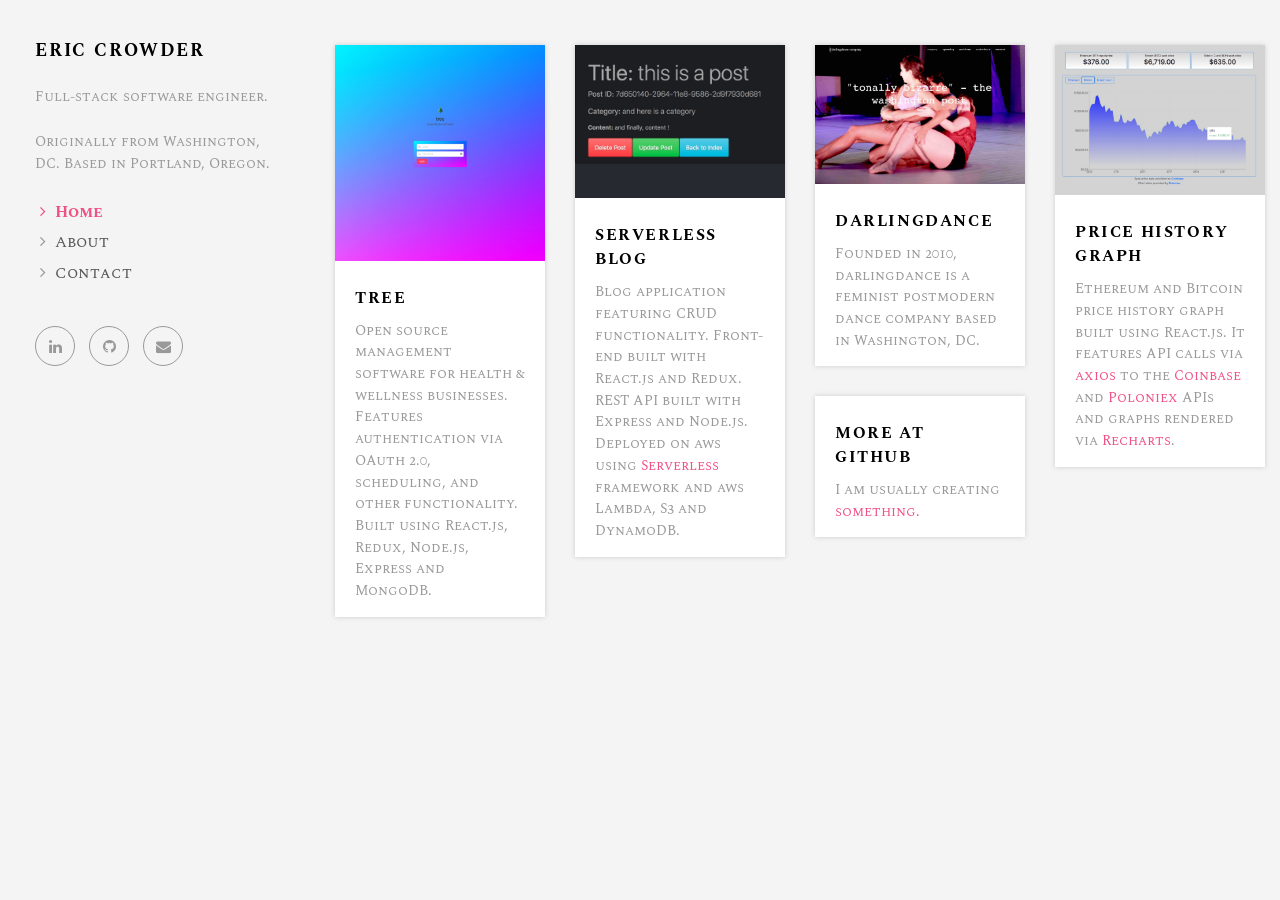
<file: index.html>
<!DOCTYPE html>
<html>

<head>
  <meta charset="utf-8">
  <meta http-equiv="X-UA-Compatible" content="IE=edge">
  <title>E. Crowder | Software Engineer</title>
  <meta name="description" content="">
  <meta name="viewport" content="width=device-width, initial-scale=1">
  <meta name="robots" content="all,follow">
  <!-- Bootstrap-->
  <link rel="stylesheet" href="css/bootstrap.min.css">
  <!-- Google fonts - Open Sans-->
  <link rel="stylesheet" href="https://fonts.googleapis.com/css?family=Spectral+SC">
  <!-- Font Awesome CSS-->
  <link rel="stylesheet" href="css/font-awesome.min.css">
  <!-- owl carousel-->
  <link rel="stylesheet" href="css/owl.carousel.css">
  <link rel="stylesheet" href="css/owl.theme.css">
  <!-- theme stylesheet-->
  <link rel="stylesheet" href="css/style.default.css" id="theme-stylesheet">
  <!-- Custom stylesheet - for your changes-->
  <link rel="stylesheet" href="css/custom.css">
  <!-- Favicon-->
  <link rel="shortcut icon" href="favicon.png">
  <!-- Tweaks for older IEs-->
  <!--[if lt IE 9]>
        <script src="https://oss.maxcdn.com/html5shiv/3.7.2/html5shiv.min.js"></script>
        <script src="https://oss.maxcdn.com/respond/1.4.2/respond.min.js"></script><![endif]-->
  <!-- Global site tag (gtag.js) - Google Analytics -->
  <script async src="https://www.googletagmanager.com/gtag/js?id=UA-115921525-1"></script>
  <script>
    window.dataLayer = window.dataLayer || [];

    function gtag() {
      dataLayer.push(arguments);
    }
    gtag('js', new Date());

    gtag('config', 'UA-115921525-1');
  </script>

</head>

<body>
  <div id="all">
    <div class="container-fluid">
      <div class="row row-offcanvas row-offcanvas-left">
        <!--   *** SIDEBAR ***-->
        <div id="sidebar" class="col-xs-6 col-sm-4 col-md-3 sidebar-offcanvas">
          <div class="sidebar-content">
            <h1 class="sidebar-heading">
              <a href="index.html">Eric Crowder</a>
            </h1>
            <p class="sidebar-p">Full-stack software engineer. </p>
            <p class="sidebar-p">Originally from Washington, DC. Based in Portland, Oregon. </p>
            <ul class="sidebar-menu">
              <li class="active">
                <a href="index.html">Home</a>
              </li>
              <li>
                <a href="about.html">About</a>
              </li>
              <li>
                <a href="contact.html">Contact</a>
              </li>
            </ul>
            <p class="social">
              <a href="https://www.linkedin.com/in/ebcrowder/" data-animate-hover="pulse" class="external linkedin">
                <i class="fa fa-linkedin"></i>
              </a>
              <a href="https://github.com/ebcrowder" data-animate-hover="pulse" class="external github">
                <i class="fa fa-github"></i>
              </a>
              <a href="mailto:ebcrowder@gmail.com" data-animate-hover="pulse" class="email">
                <i class="fa fa-envelope"></i>
              </a>
            </p>
          </div>
        </div>
        <!--   *** SIDEBAR END ***  -->
        <!--   *** PORTFOLIO ***-->
        <div class="col-xs-12 col-sm-8 col-md-9 content-column">
          <div class="small-navbar visible-xs">
            <button type="button" data-toggle="offcanvas" class="btn btn-ghost pull-left">
              <i class="fa fa-align-left"> </i>Menu</button>
            <h1 class="small-navbar-heading">
              <a href="index.html">Eric Crowder </a>
            </h1>
          </div>
          <div class="grid">
            <div class="row">
              <div class="col-xs-12 col-sm-6 col-md-4 col-lg-3 masonry-item">
                <div class="box-masonry">
                  <a href="https://sheltered-brushlands-51479.herokuapp.com/" title="" class="box-masonry-image with-hover-overlay with-hover-icon">
                    <img src="img/portfolio/tree.jpg" alt="" class="img-responsive">
                  </a>
                  <div class="box-masonry-text">
                    <h4>
                      <a href="https://sheltered-brushlands-51479.herokuapp.com/">tree</a>
                    </h4>
                    <div class="box-masonry-desription">
                      <p>Open source management software for health & wellness businesses. Features authentication via OAuth
                        2.0, scheduling, and other functionality. Built using React.js, Redux, Node.js, Express and MongoDB.</p>
                    </div>
                  </div>
                </div>
              </div>
              <div class="col-xs-12 col-sm-6 col-md-4 col-lg-3 masonry-item">
                <div class="box-masonry">
                  <a href="http://serverless-e-crowder.s3-website-us-east-1.amazonaws.com/" title="" class="box-masonry-image with-hover-overlay with-hover-icon">
                    <img src="img/portfolio/serverless.jpg" alt="" class="img-responsive">
                  </a>
                  <div class="box-masonry-text">
                    <h4>
                      <a href="http://serverless-e-crowder.s3-website-us-east-1.amazonaws.com/">serverless blog</a>
                    </h4>
                    <div class="box-masonry-desription">
                      <p> Blog application featuring CRUD functionality. Front-end built with React.js and Redux. REST API built
                        with Express and Node.js. Deployed on aws using
                        <a href="https://serverless.com/">Serverless</a> framework and aws Lambda, S3 and DynamoDB.</p>
                    </div>
                  </div>
                </div>
              </div>
              <div class="col-xs-12 col-sm-6 col-md-4 col-lg-3 masonry-item">
                <div class="box-masonry">
                  <a href="http://darlingdance.com" title="" class="box-masonry-image with-hover-overlay with-hover-icon">
                    <img src="img/portfolio/darling.jpg" alt="" class="img-responsive">
                  </a>
                  <div class="box-masonry-text">
                    <h4>
                      <a href="http://darlingdance.com">darlingdance</a>
                    </h4>
                    <div class="box-masonry-desription">
                      <p>Founded in 2010, darlingdance is a feminist postmodern dance company based in Washington, DC. </p>
                    </div>
                  </div>
                </div>
              </div>
              <div class="col-xs-12 col-sm-6 col-md-4 col-lg-3 masonry-item">
                <div class="box-masonry">
                  <a href="http://cointracker.s3-website-us-east-1.amazonaws.com/" title="" class="box-masonry-image with-hover-overlay with-hover-icon">
                    <img src="img/portfolio/ether.jpg" alt="" class="img-responsive">
                  </a>
                  <div class="box-masonry-text">
                    <h4>
                      <a href="http://cointracker.s3-website-us-east-1.amazonaws.com/">Price history graph</a>
                    </h4>
                    <div class="box-masonry-desription">
                      <p>Ethereum and Bitcoin price history graph built using React.js. It features API calls via
                        <a href="https://www.npmjs.com/package/axios">axios</a>
                        to the
                        <a href="https://developers.coinbase.com/">Coinbase</a> and
                        <a href="https://poloniex.com/">Poloniex</a> APIs and graphs rendered via
                        <a href="http://recharts.org/">Recharts</a>.</p>
                    </div>
                  </div>
                </div>
              </div>

              <div class="col-xs-12 col-sm-6 col-md-4 col-lg-3 masonry-item">
                <div class="box-masonry">
                  <div class="box-masonry-text">
                    <h4>
                      <a href="detail.html">More at github</a>
                    </h4>
                    <div class="box-masonry-desription">
                      <p>I am usually creating
                        <a href="https://github.com/ebcrowder">something.
                        </a>
                      </p>
                    </div>
                  </div>
                </div>
              </div>

            </div>
          </div>
        </div>
      </div>
    </div>
  </div>
  <!--   *** PORTFOLIO END ***
          -->
  </div>
  </div>
  </div>
  <!-- Javascript files-->
  <script src="https://ajax.googleapis.com/ajax/libs/jquery/1.11.0/jquery.min.js"></script>
  <script src="js/bootstrap.min.js">
  </script>
  <script src="js/jquery.cookie.js">
  </script>
  <script src="js/ekko-lightbox.js"></script>
  <script src="js/jquery.scrollTo.min.js"></script>
  <script src="js/masonry.pkgd.min.js"></script>
  <script src="js/imagesloaded.pkgd.min.js"></script>
  <script src="js/owl.carousel.min.js"></script>
  <script src="js/front.js"></script>

</body>

</html>
</file>
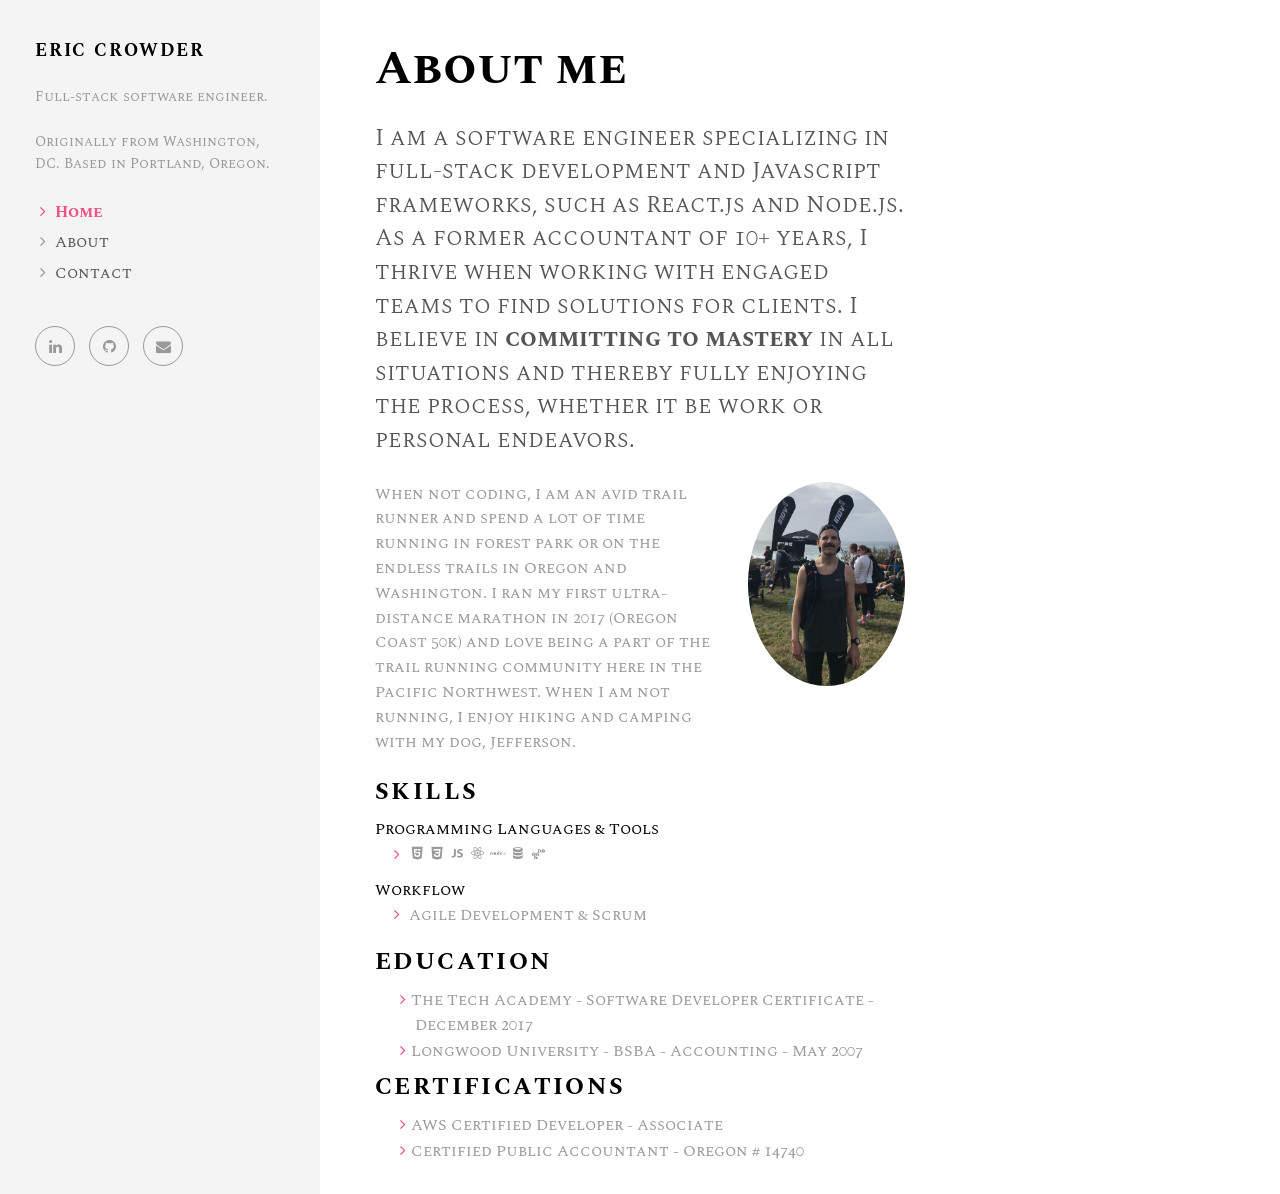
<file: about.html>
<!DOCTYPE html>
<html>

<head>
  <meta charset="utf-8">
  <meta http-equiv="X-UA-Compatible" content="IE=edge">
  <title>E. Crowder | Software Engineer</title>
  <meta name="description" content="">
  <meta name="viewport" content="width=device-width, initial-scale=1">
  <meta name="robots" content="all,follow">
  <!-- Bootstrap-->
  <link rel="stylesheet" href="css/bootstrap.min.css">
  <!-- Google fonts - Open Sans-->
  <link rel="stylesheet" href="https://fonts.googleapis.com/css?family=Spectral+SC">
  <!-- Font Awesome CSS-->
  <link rel="stylesheet" href="css/font-awesome.min.css">
  <!-- owl carousel-->
  <link rel="stylesheet" href="css/owl.carousel.css">
  <link rel="stylesheet" href="css/owl.theme.css">
  <!-- theme stylesheet-->
  <link rel="stylesheet" href="css/style.default.css" id="theme-stylesheet">
  <!-- Custom stylesheet - for your changes-->
  <link rel="stylesheet" href="css/custom.css">
  <!-- devicons stylesheet -->
  <link rel="stylesheet" href="css/devicons/css/devicons.min.css">
  <!-- Favicon-->
  <link rel="shortcut icon" href="favicon.png">
  <!-- Tweaks for older IEs-->
  <!--[if lt IE 9]>
        <script src="https://oss.maxcdn.com/html5shiv/3.7.2/html5shiv.min.js"></script>
        <script src="https://oss.maxcdn.com/respond/1.4.2/respond.min.js"></script><![endif]-->

</head>

<body>
  <div id="all">
    <div class="container-fluid">
      <div class="row row-offcanvas row-offcanvas-left">
        <!--   *** SIDEBAR ***-->
        <div id="sidebar" class="col-xs-6 col-sm-4 col-md-3 sidebar-offcanvas">
          <div class="sidebar-content">
            <h1 class="sidebar-heading">
              <a href="index.html">Eric Crowder</a>
            </h1>
            <p class="sidebar-p">Full-stack software engineer. </p>
            <p class="sidebar-p">Originally from Washington, DC. Based in Portland, Oregon. </p>
            <ul class="sidebar-menu">
              <li class="active">
                <a href="index.html">Home</a>
              </li>
              <li>
                <a href="about.html">About</a>
              </li>
              <li>
                <a href="contact.html">Contact</a>
              </li>
            </ul>
            <p class="social">
              <a href="https://www.linkedin.com/in/ebcrowder/" data-animate-hover="pulse" class="external linkedin">
                <i class="fa fa-linkedin"></i>
              </a>
              <a href="https://github.com/ebcrowder" data-animate-hover="pulse" class="external github">
                <i class="fa fa-github"></i>
              </a>
              <a href="mailto:ebcrowder@gmail.com" data-animate-hover="pulse" class="email">
                <i class="fa fa-envelope"></i>
              </a>
            </p>
          </div>
        </div>
        <!--   *** SIDEBAR END ***  -->
        <!--   *** DETAIL ***-->
        <div class="col-xs-12 col-sm-8 col-md-9 content-column white-background">
          <div class="small-navbar visible-xs">
            <button type="button" data-toggle="offcanvas" class="btn btn-ghost pull-left">
              <i class="fa fa-align-left"> </i>Menu</button>
            <h1 class="small-navbar-heading">
              <a href="index.html">Eric Crowder</a>
            </h1>
          </div>
          <div class="row">
            <div class="col-lg-8">
              <div class="content-column-content">
                <h1>About me</h1>
                <p class="lead">I am a software engineer specializing in full-stack development and Javascript frameworks, such as React.js
                  and Node.js. As a former accountant of 10+ years, I thrive when working with engaged teams to find solutions
                  for clients. I believe in
                  <strong>committing to mastery</strong> in all situations and thereby fully enjoying the process, whether it be
                  work or personal endeavors.
                </p>
                <div class="row">
                  <div class="col-md-8">
                    <p>When not coding, I am an avid trail runner and spend a lot of time running in forest park or on the endless
                      trails in Oregon and Washington. I ran my first ultra-distance marathon in 2017 (Oregon Coast 50k)
                      and love being a part of the trail running community here in the Pacific Northwest. When I am not running,
                      I enjoy hiking and camping with my dog, Jefferson.
                    </p>
                    <div class="my-auto">
                      <h4 class="text-uppercase">Skills</h2>

                        <div class="subheading mb-3">Programming Languages &amp; Tools</div>
                        <ul class="fa-ul mb-0">
                          <li>
                            <row class="devicons devicons-html5"></row>
                            <row class="devicons devicons-css3"></row>
                            <row class="devicons devicons-javascript"></row>
                            <row class="devicons devicons-react"></row>
                            <row class="devicons devicons-nodejs"></row>
                            <row class="devicons devicons-database"></row>
                            <row class="devicons devicons-aws"></row>
                          </li>
                        </ul>

                        <div class="subheading mb-3">Workflow</div>
                        <ul class="fa-ul mb-0">
                          <li>
                            Agile Development &amp; Scrum</li>
                        </ul>
                    </div>
                  </div>
                  <div class="col-md-4">
                    <p>
                      <img src="img/about.jpg" alt="This is me" class="image img-circle img-responsive">
                    </p>
                  </div>
                </div>

                <h4 class="text-uppercase">Education</h4>
                <ul>
                  <li>The Tech Academy - Software Developer Certificate - December 2017</li>
                  <li>Longwood University - BSBA - Accounting - May 2007 </li>
                </ul>

                <h4 class="text-uppercase">Certifications</h4>
                <ul>
                  <li>AWS Certified Developer - Associate</li>
                  <li>Certified Public Accountant - Oregon # 14740 </li>
                </ul>

              </div>
            </div>
          </div>
        </div>
      </div>
    </div>
  </div>
  <!-- Javascript files-->
  <script src="https://ajax.googleapis.com/ajax/libs/jquery/1.11.0/jquery.min.js"></script>
  <script src="js/bootstrap.min.js"> </script>
  <script src="js/jquery.cookie.js"> </script>
  <script src="js/ekko-lightbox.js"></script>
  <script src="js/jquery.scrollTo.min.js"></script>
  <script src="js/masonry.pkgd.min.js"></script>
  <script src="js/imagesloaded.pkgd.min.js"></script>
  <script src="js/owl.carousel.min.js"></script>
  <script src="js/front.js"></script>
</body>

</html>
</file>
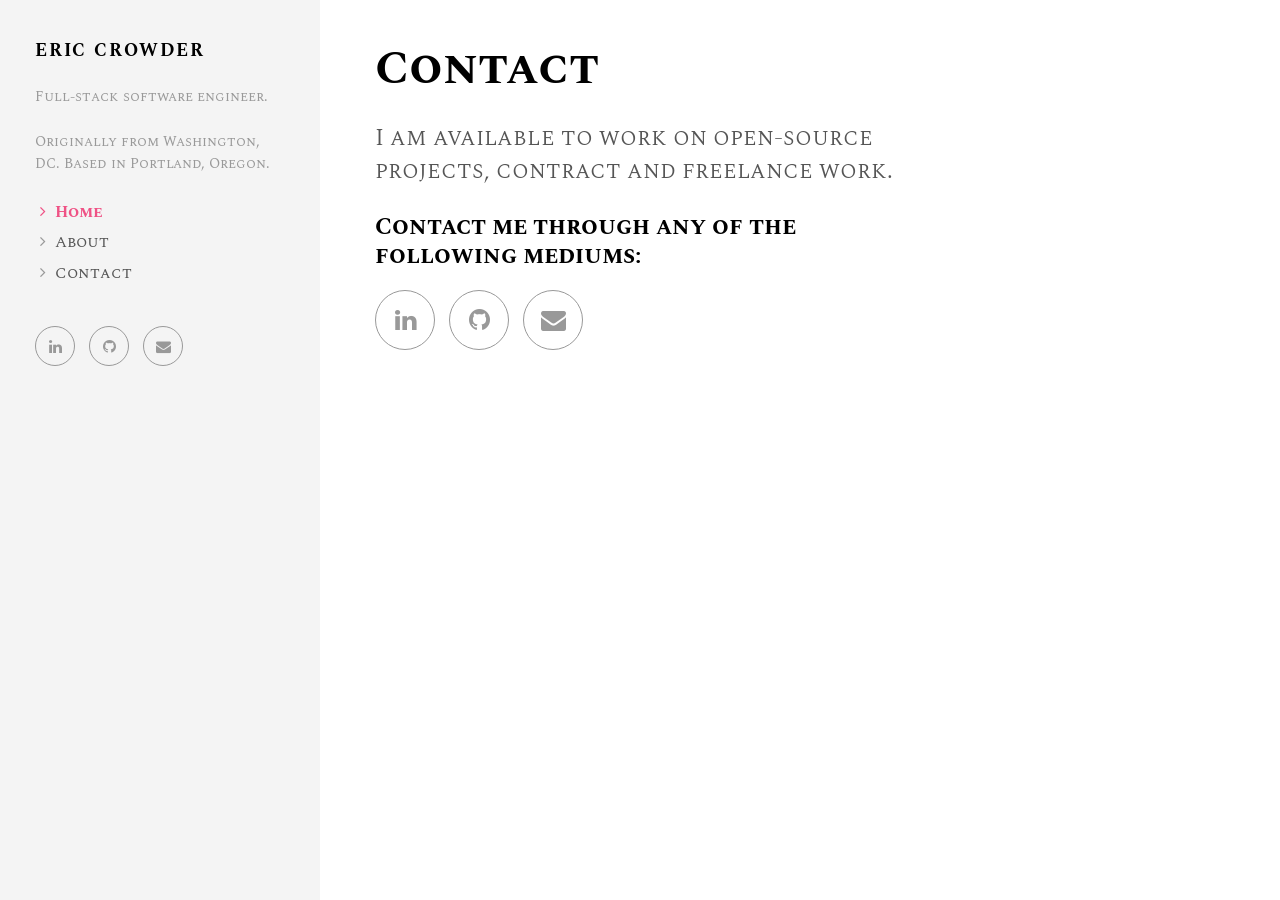
<file: contact.html>
<!DOCTYPE html>
<html>

<head>
  <meta charset="utf-8">
  <meta http-equiv="X-UA-Compatible" content="IE=edge">
  <title>E. Crowder | Software Engineer</title>
  <meta name="description" content="">
  <meta name="viewport" content="width=device-width, initial-scale=1">
  <meta name="robots" content="all,follow">
  <!-- Bootstrap-->
  <link rel="stylesheet" href="css/bootstrap.min.css">
  <!-- Google fonts - Open Sans-->
  <link rel="stylesheet" href="https://fonts.googleapis.com/css?family=Spectral+SC">
  <!-- Font Awesome CSS-->
  <link rel="stylesheet" href="css/font-awesome.min.css">
  <!-- owl carousel-->
  <link rel="stylesheet" href="css/owl.carousel.css">
  <link rel="stylesheet" href="css/owl.theme.css">
  <!-- theme stylesheet-->
  <link rel="stylesheet" href="css/style.default.css" id="theme-stylesheet">
  <!-- Custom stylesheet - for your changes-->
  <link rel="stylesheet" href="css/custom.css">
  <!-- Favicon-->
  <link rel="shortcut icon" href="favicon.png">
  <!-- Tweaks for older IEs-->
  <!--[if lt IE 9]>
        <script src="https://oss.maxcdn.com/html5shiv/3.7.2/html5shiv.min.js"></script>
        <script src="https://oss.maxcdn.com/respond/1.4.2/respond.min.js"></script><![endif]-->

</head>

<body>
  <div id="all">
    <div class="container-fluid">
      <div class="row row-offcanvas row-offcanvas-left">
        <!--   *** SIDEBAR ***-->
        <div id="sidebar" class="col-xs-6 col-sm-4 col-md-3 sidebar-offcanvas">
          <div class="sidebar-content">
            <h1 class="sidebar-heading">
              <a href="index.html">Eric Crowder</a>
            </h1>
            <p class="sidebar-p">Full-stack software engineer. </p>
            <p class="sidebar-p">Originally from Washington, DC. Based in Portland, Oregon. </p>
            <ul class="sidebar-menu">
              <li class="active">
                <a href="index.html">Home</a>
              </li>
              <li>
                <a href="about.html">About</a>
              </li>
              <li>
                <a href="contact.html">Contact</a>
              </li>
            </ul>
            <p class="social">
              <a href="https://www.linkedin.com/in/ebcrowder/" data-animate-hover="pulse" class="external linkedin">
                <i class="fa fa-linkedin"></i>
              </a>
              <a href="https://github.com/ebcrowder" data-animate-hover="pulse" class="external github">
                <i class="fa fa-github"></i>
              </a>
              <a href="mailto:ebcrowder@gmail.com" data-animate-hover="pulse" class="email">
                <i class="fa fa-envelope"></i>
              </a>
            </p>
          </div>
        </div>
        <!--   *** SIDEBAR END ***  -->
        <!--   *** DETAIL ***-->
        <div class="col-xs-12 col-sm-8 col-md-9 content-column white-background">
          <div class="small-navbar visible-xs">
            <button type="button" data-toggle="offcanvas" class="btn btn-ghost pull-left">
              <i class="fa fa-align-left"> </i>Menu</button>
            <h1 class="small-navbar-heading">
              <a href="index.html">Eric Crowder</a>
            </h1>
          </div>
          <div class="row">
            <div class="col-lg-8">
              <div class="content-column-content">
                <h1>Contact</h1>
                <p class="lead">I am available to work on open-source projects, contract and freelance work.</p>
                <h4>Contact me through any of the following mediums:</h4>
                <p class="social social--big">
                  <a href="https://www.linkedin.com/in/ebcrowder/" data-animate-hover="pulse" class="external linkedin">
                    <i class="fa fa-linkedin"></i>
                  </a>
                  <a href="https://github.com/ebcrowder" data-animate-hover="pulse" class="external github">
                    <i class="fa fa-github"></i>
                  </a>
                  <a href="mailto:ebcrowder@gmail.com" data-animate-hover="pulse" class="email">
                    <i class="fa fa-envelope"></i>
                  </a>
                </p>

              </div>
            </div>
          </div>
        </div>
      </div>
    </div>
  </div>
  <!-- Javascript files-->
  <script src="https://ajax.googleapis.com/ajax/libs/jquery/1.11.0/jquery.min.js"></script>
  <script src="js/bootstrap.min.js"> </script>
  <script src="js/jquery.cookie.js"> </script>
  <script src="js/ekko-lightbox.js"></script>
  <script src="js/jquery.scrollTo.min.js"></script>
  <script src="js/masonry.pkgd.min.js"></script>
  <script src="js/imagesloaded.pkgd.min.js"></script>
  <script src="js/owl.carousel.min.js"></script>
  <script src="js/front.js"></script>

</body>

</html>
</file>
<file: css/custom.css>
/* your styles go here */
</file>
<file: css/style.default.css>
/* 
========================================= 
========================================= 

Startup Template By Bootstrapious.com 

========================================= 
========================================= */
/* variant 6  - pink */
/*

=====================
GENERAL
=====================

*/
html,
body {
  overflow-x: hidden;
  /* Prevent scroll on narrow devices */
}
header {
  z-index: 1000;
}
section {
  position: relative;
  padding-top: 90px;
  padding-bottom: 90px;
}
section.background-gray-lighter {
  background: #cdcdcd;
}
section.background-gray-lightest {
  background: #f7f7f7;
  border-top: solid 1px #cdcdcd;
  border-bottom: solid 1px #cdcdcd;
}
section.background-secondary {
  background: #60c5ba;
  border-top: solid 1px #338c82;
  border-bottom: solid 1px #338c82;
}
.section-inverse {
  color: #fff;
}
.section-inverse h1,
.section-inverse h2,
.section-inverse h3,
.section-inverse h4,
.section-inverse h5,
.section-inverse h6 {
  color: #fff;
}
.section-inverse .heading:after {
  background: #fff;
}
.italic {
  font-style: italic;
  font-family: 'Spectral SC', serif;
}
.img-responsive {
  margin: 0 auto;
}
.no-space .box {
  margin: 0 -15px;
}
.margin-top {
  margin-top: 30px;
}
.margin-top--big {
  margin-top: 60px !important;
}
.margin-bottom {
  margin-bottom: 30px;
}
.margin-bottom--big {
  margin-bottom: 60px !important;
}
.margin-bottom--zero {
  margin-bottom: 0 !important;
}
.no-padding-top {
  padding-top: 0;
}
.no-padding-bottom {
  padding-bottom: 0;
}
.padding--small {
  padding-top: 30px;
  padding-bottom: 30px;
}
.weight-300 {
  font-weight: 300 !important;
}
.weight-500 {
  font-weight: 500 !important;
}
.weight-700 {
  font-weight: 700 !important;
}
.text-gray {
  color: #555555;
}
.text-gray-light {
  color: #999999;
}
.text-gray-lighter {
  color: #cdcdcd;
}
@media (max-width: 991px) {
  .text-center-mobile {
    text-align: center !important;
  }
}
a,
button {
  -webkit-transition: all 0.2s ease-out;
  -moz-transition: all 0.2s ease-out;
  transition: all 0.2s ease-out;
}
a i.fa,
button i.fa {
  margin: 0 5px;
}
.clickable {
  cursor: pointer !important;
}
.required {
  color: #ef5285;
}
.accent {
  color: #ef5285;
}
.text-uppercase {
  text-transform: uppercase;
  letter-spacing: 0.1em;
}
.list-style-none {
  list-style: none;
}
.btn-ghost {
  color: #ef5285;
  background-color: transparent;
  border-color: #ef5285;
}
.btn-ghost:hover,
.btn-ghost:focus,
.btn-ghost:active,
.btn-ghost.active,
.open .dropdown-toggle.btn-ghost {
  color: #ef5285;
  background-color: rgba(0, 0, 0, 0);
  border-color: #ea1a5d;
}
.btn-ghost:active,
.btn-ghost.active,
.open .dropdown-toggle.btn-ghost {
  background-image: none;
}
.btn-ghost.disabled,
.btn-ghost[disabled],
fieldset[disabled] .btn-ghost,
.btn-ghost.disabled:hover,
.btn-ghost[disabled]:hover,
fieldset[disabled] .btn-ghost:hover,
.btn-ghost.disabled:focus,
.btn-ghost[disabled]:focus,
fieldset[disabled] .btn-ghost:focus,
.btn-ghost.disabled:active,
.btn-ghost[disabled]:active,
fieldset[disabled] .btn-ghost:active,
.btn-ghost.disabled.active,
.btn-ghost[disabled].active,
fieldset[disabled] .btn-ghost.active {
  background-color: transparent;
  border-color: #ef5285;
}
.btn-ghost .badge {
  color: transparent;
  background-color: #ef5285;
}
.btn-ghost:hover,
.btn-ghost:focus,
.btn-ghost:active,
.btn-ghost.active,
.open .dropdown-toggle.btn-ghost {
  color: #fff;
  background-color: #ef5285;
  border-color: #ef5285;
}
.btn-ghost-black {
  color: #000000;
  background-color: transparent;
  border-color: #000000;
}
.btn-ghost-black:hover,
.btn-ghost-black:focus,
.btn-ghost-black:active,
.btn-ghost-black.active,
.open .dropdown-toggle.btn-ghost-black {
  color: #000000;
  background-color: rgba(0, 0, 0, 0);
  border-color: #000000;
}
.btn-ghost-black:active,
.btn-ghost-black.active,
.open .dropdown-toggle.btn-ghost-black {
  background-image: none;
}
.btn-ghost-black.disabled,
.btn-ghost-black[disabled],
fieldset[disabled] .btn-ghost-black,
.btn-ghost-black.disabled:hover,
.btn-ghost-black[disabled]:hover,
fieldset[disabled] .btn-ghost-black:hover,
.btn-ghost-black.disabled:focus,
.btn-ghost-black[disabled]:focus,
fieldset[disabled] .btn-ghost-black:focus,
.btn-ghost-black.disabled:active,
.btn-ghost-black[disabled]:active,
fieldset[disabled] .btn-ghost-black:active,
.btn-ghost-black.disabled.active,
.btn-ghost-black[disabled].active,
fieldset[disabled] .btn-ghost-black.active {
  background-color: transparent;
  border-color: #000000;
}
.btn-ghost-black .badge {
  color: transparent;
  background-color: #000000;
}
.btn-ghost-black:hover,
.btn-ghost-black:focus,
.btn-ghost-black:active,
.btn-ghost-black.active,
.open .dropdown-toggle.btn-ghost-black {
  color: #fff;
  background-color: #000;
  border-color: #000;
}
.btn-white {
  color: #ffffff;
  background-color: transparent;
  border-color: #ffffff;
}
.btn-white:hover,
.btn-white:focus,
.btn-white:active,
.btn-white.active,
.open .dropdown-toggle.btn-white {
  color: #ffffff;
  background-color: rgba(0, 0, 0, 0);
  border-color: #e0e0e0;
}
.btn-white:active,
.btn-white.active,
.open .dropdown-toggle.btn-white {
  background-image: none;
}
.btn-white.disabled,
.btn-white[disabled],
fieldset[disabled] .btn-white,
.btn-white.disabled:hover,
.btn-white[disabled]:hover,
fieldset[disabled] .btn-white:hover,
.btn-white.disabled:focus,
.btn-white[disabled]:focus,
fieldset[disabled] .btn-white:focus,
.btn-white.disabled:active,
.btn-white[disabled]:active,
fieldset[disabled] .btn-white:active,
.btn-white.disabled.active,
.btn-white[disabled].active,
fieldset[disabled] .btn-white.active {
  background-color: transparent;
  border-color: #ffffff;
}
.btn-white .badge {
  color: transparent;
  background-color: #ffffff;
}
.btn-white:hover,
.btn-white:focus,
.btn-white:active,
.btn-white.active,
.open .dropdown-toggle.btn-white {
  color: #ffffff;
  background-color: #fff;
  border-color: #fff;
}
.icon {
  display: inline-block;
  width: 60px;
  height: 60px;
  line-height: 60px;
  border-radius: 30px;
  border: solid 1px #ef5285;
  color: #ef5285;
  -webkit-transition: all 0.2s ease-out;
  -moz-transition: all 0.2s ease-out;
  transition: all 0.2s ease-out;
  font-size: 30px;
  margin: 0 auto 30px;
  text-align: center;
}
.icon.brand-secondary {
  border-color: #60c5ba;
  color: #60c5ba;
}
.icon.brand-terciary {
  border-color: #008c9e;
  color: #008c9e;
}
.icon.brand-four {
  border-color: #feee7d;
  color: #feee7d;
}
/*

=====================
SIDEBAR + RIGHT COLUMN
=====================

*/
#sidebar {
  padding-top: 40px;
}
@media screen and (min-width: 992px) {
  .sidebar-content {
    padding-left: 20px;
    padding-right: 20px;
  }
}
.sidebar-heading {
  font-size: 18px;
  text-transform: uppercase;
  letter-spacing: 0.1em;
}
.sidebar-heading a {
  color: #000;
  text-decoration: none;
  -webkit-transition: all 0.2s ease-out;
  -moz-transition: all 0.2s ease-out;
  transition: all 0.2s ease-out;
}
.sidebar-heading a:hover {
  border-bottom: dotted 1px #ef5285;
  color: #000;
  text-decoration: none;
}
.sidebar-p {
  color: #999999;
  font-size: 14px;
}
.sidebar-menu {
  list-style-type: none;
  padding-left: 20px;
  margin-bottom: 40px;
}
.sidebar-menu li {
  margin-bottom: 5px;
}
.sidebar-menu li a {
  color: #555555;
}
.sidebar-menu li:before {
  font-family: 'FontAwesome';
  content: '\f105';
  margin: 0 5px 0 -15px;
  color: #999999;
}
.sidebar-menu li.active a {
  color: #ef5285;
  font-weight: bold;
}
.sidebar-menu li.active:before {
  color: #ef5285;
}
.sidebar-menu li:hover a {
  text-decoration: none;
  color: #ef5285;
}
.sidebar-menu li:hover:before {
  color: #ef5285;
}
.content-column {
  padding-top: 40px;
}
.content-column.white-background {
  background: #fff;
  min-height: 100vh;
}
.grid {
  padding-top: 5px;
  overflow-y: hidden;
}
.content-column-content {
  padding-left: 20px;
  padding-right: 20px;
  padding-bottom: 20px;
}
@media (min-width: 1200px) {
  .content-column-content {
    padding-left: 40px;
    padding-right: 40px;
  }
}
.content-column-content p.lead {
  color: #555555;
}
.content-column-content p,
.content-column-content li {
  color: #999999;
}
.content-column-content ul li {
  list-style-type: none;
}
.content-column-content ul li:before {
  font-family: 'FontAwesome';
  content: '\f105';
  margin: 0 5px 0 -15px;
  color: #ef5285;
}
.small-navbar {
  margin-bottom: 20px;
}
.small-navbar:before,
.small-navbar:after {
  content: ' ';
  display: table;
}
.small-navbar:after {
  clear: both;
}
.small-navbar-heading {
  float: right;
  font-size: 18px;
  text-transform: uppercase;
  letter-spacing: 0.1em;
  margin-top: 10px;
}
.small-navbar-heading a {
  color: #000;
  text-decoration: none;
  -webkit-transition: all 0.2s ease-out;
  -moz-transition: all 0.2s ease-out;
  transition: all 0.2s ease-out;
}
.small-navbar-heading a:hover {
  border-bottom: dotted 1px #ef5285;
  color: #000;
  text-decoration: none;
}
/*

=====================
OFF-CANVAS SIDEBAR BEHAVIOUR
=====================

*/
@media screen and (max-width: 767px) {
  .row-offcanvas {
    position: relative;
    -webkit-transition: all 0.25s ease-out;
    -o-transition: all 0.25s ease-out;
    transition: all 0.25s ease-out;
    opacity: 1;
  }
  .row-offcanvas-right {
    right: 0;
  }
  .row-offcanvas-left {
    left: 0;
  }
  .row-offcanvas-right .sidebar-offcanvas {
    right: -50%;
    /* 6 columns */
  }
  .row-offcanvas-left .sidebar-offcanvas {
    left: -48%;
    /* 6 columns */
  }
  .row-offcanvas-right.active {
    right: 50%;
    /* 6 columns */
  }
  .row-offcanvas-left.active {
    left: 50%;
    /* 6 columns */
  }
  .sidebar-offcanvas {
    position: absolute;
    top: 0;
    width: 50%;
    /* 6 columns */
  }
}
/*

=====================
SERVICES / INTEGRATIONS
=====================

*/
.services {
  margin-top: 80px;
  text-align: center;
}
.services .services-heading {
  text-transform: uppercase;
  letter-spacing: 0.1em;
  font-size: 18px;
  font-weight: 400;
  color: #999999;
  margin-bottom: 40px;
}
.services .heading {
  font-size: 18px;
  font-weight: 700;
  margin-bottom: 20px;
  text-align: center;
}
.services .heading:after {
  content: ' ';
  display: block;
  width: 100px;
  height: 1px;
  margin: 20px auto 20px;
  background: #ef5285;
}
.services p {
  font-size: 14px;
  line-height: 1.5;
  margin-bottom: 60px;
  color: #999999;
}
/*

=====================
CUSTOMERS
=====================

*/
.customer {
  text-align: center;
}
.customer img {
  display: inline-block;
  margin-top: 10px;
  margin-bottom: 10px;
  -webkit-filter: grayscale(100%);
  filter: grayscale(100%);
}
.customer img:hover {
  -webkit-filter: grayscale(0);
  filter: grayscale(0);
}
/*

=====================
SIGN UP FORM
=====================

*/
@media (max-width: 991px) {
  .sign-up-form .form-control {
    margin-bottom: 20px;
  }
  .sign-up-form .btn {
    margin-bottom: 20px;
  }
}
@media (min-width: 768px) {
  .sign-up-form .form-control {
    width: 350px;
  }
}
/*

=====================
SOCIAL LINKS
=====================

*/
.contact-form {
  margin-bottom: 20px;
}
p.social {
  margin-top: 20px;
}
p.social a {
  margin: 0 10px 10px 0;
  color: #fff;
  display: inline-block;
  width: 40px;
  height: 40px;
  border-radius: 20px;
  line-height: 40px;
  font-size: 15px;
  text-align: center;
  vertical-align: bottom;
  border: solid 1px #999999;
  color: #999999;
  -webkit-transition: all 0.2s ease-out;
  -moz-transition: all 0.2s ease-out;
  transition: all 0.2s ease-out;
  /*
             &.facebook {background-color: #4460ae; border-color: #4460ae;}
             &.gplus {background-color: #c21f25; border-color: #c21f25;}
             &.twitter {background-color: #3cf; border-color: #3cf;}
             &.instagram {background-color: #cd4378; border-color: #cd4378;}
             &.email {background-color: #4a7f45; border-color: #4a7f45;}
             &.link {background-color: #871AFF; border-color: #871AFF;}
             */
}
p.social a:hover {
  color: #ef5285;
  border-color: #ef5285;
}
p.social a i {
  vertical-align: bottom;
  line-height: 40px;
}
p.social.social--outline a {
  background: transparent;
}
p.social.social--outline a.facebook {
  color: #4460ae;
  border-color: #4460ae;
}
p.social.social--outline a.gplus {
  color: #c21f25;
  border-color: #c21f25;
}
p.social.social--outline a.twitter {
  color: #3cf;
  border-color: #3cf;
}
p.social.social--outline a.instagram {
  color: #cd4378;
  border-color: #cd4378;
}
p.social.social--outline a.email {
  color: #4a7f45;
  border-color: #4a7f45;
}
p.social.social--outline a.link {
  color: #871aff;
  border-color: #871aff;
}
p.social.social--big a {
  width: 60px;
  height: 60px;
  border-radius: 30px;
  line-height: 60px;
  font-size: 25px;
}
p.social.social--big i {
  line-height: 60px;
}
/*

=====================
COPYRIGHT
=====================

*/
.copyright {
  color: #999999;
  font-size: 13px;
}
.copyright p.credit {
  margin-bottom: 10px;
}
.copyright p.credit a {
  color: #999999;
}
@media (max-width: 991px) {
  .copyright p.credit {
    text-align: center !important;
  }
}
@media (max-width: 991px) {
  .copyright {
    text-align: center !important;
  }
}
/*

=====================
MAIN PORTFOLIO SLIDER
=====================

*/
#main-slider {
  margin-bottom: 40px;
  opacity: 0;
}
#main-slider ul li div {
  width: 100%;
}
#main-slider .owl-wrapper-outer {
  box-shadow: 0 1px 5px #ccc;
}
#main-slider .owl-controls .owl-buttons {
  display: none;
}
#main-slider .owl-controls .owl-page.active span,
#main-slider .owl-controls.clickable .owl-page:hover span {
  background: #ef5285;
}
/*

=====================
ABOUT
=====================

*/
.progress-title {
  text-align: left;
  font-weight: 700;
  text-transform: uppercase;
  letter-spacing: 0.1em;
  color: #999999;
  font-size: 12px;
}
.progress-bar-skill1 {
  background-color: #d1d1d1;
  background-color: #f8afc7;
}
.progress-striped .progress-bar-skill1 {
  background-image: -webkit-linear-gradient(
    45deg,
    rgba(255, 255, 255, 0.15) 25%,
    transparent 25%,
    transparent 50%,
    rgba(255, 255, 255, 0.15) 50%,
    rgba(255, 255, 255, 0.15) 75%,
    transparent 75%,
    transparent
  );
  background-image: linear-gradient(
    45deg,
    rgba(255, 255, 255, 0.15) 25%,
    transparent 25%,
    transparent 50%,
    rgba(255, 255, 255, 0.15) 50%,
    rgba(255, 255, 255, 0.15) 75%,
    transparent 75%,
    transparent
  );
}
.progress-striped .progress-bar-skill1 {
  background-image: -webkit-linear-gradient(
    45deg,
    rgba(255, 255, 255, 0.15) 25%,
    transparent 25%,
    transparent 50%,
    rgba(255, 255, 255, 0.15) 50%,
    rgba(255, 255, 255, 0.15) 75%,
    transparent 75%,
    transparent
  );
  background-image: linear-gradient(
    45deg,
    rgba(255, 255, 255, 0.15) 25%,
    transparent 25%,
    transparent 50%,
    rgba(255, 255, 255, 0.15) 50%,
    rgba(255, 255, 255, 0.15) 75%,
    transparent 75%,
    transparent
  );
}
.progress-bar-skill2 {
  background-color: #c8c7c7;
  background-color: #f598b6;
}
.progress-striped .progress-bar-skill2 {
  background-image: -webkit-linear-gradient(
    45deg,
    rgba(255, 255, 255, 0.15) 25%,
    transparent 25%,
    transparent 50%,
    rgba(255, 255, 255, 0.15) 50%,
    rgba(255, 255, 255, 0.15) 75%,
    transparent 75%,
    transparent
  );
  background-image: linear-gradient(
    45deg,
    rgba(255, 255, 255, 0.15) 25%,
    transparent 25%,
    transparent 50%,
    rgba(255, 255, 255, 0.15) 50%,
    rgba(255, 255, 255, 0.15) 75%,
    transparent 75%,
    transparent
  );
}
.progress-striped .progress-bar-skill2 {
  background-image: -webkit-linear-gradient(
    45deg,
    rgba(255, 255, 255, 0.15) 25%,
    transparent 25%,
    transparent 50%,
    rgba(255, 255, 255, 0.15) 50%,
    rgba(255, 255, 255, 0.15) 75%,
    transparent 75%,
    transparent
  );
  background-image: linear-gradient(
    45deg,
    rgba(255, 255, 255, 0.15) 25%,
    transparent 25%,
    transparent 50%,
    rgba(255, 255, 255, 0.15) 50%,
    rgba(255, 255, 255, 0.15) 75%,
    transparent 75%,
    transparent
  );
}
.progress-bar-skill3 {
  background-color: #bdbdbd;
  background-color: #f381a6;
}
.progress-striped .progress-bar-skill3 {
  background-image: -webkit-linear-gradient(
    45deg,
    rgba(255, 255, 255, 0.15) 25%,
    transparent 25%,
    transparent 50%,
    rgba(255, 255, 255, 0.15) 50%,
    rgba(255, 255, 255, 0.15) 75%,
    transparent 75%,
    transparent
  );
  background-image: linear-gradient(
    45deg,
    rgba(255, 255, 255, 0.15) 25%,
    transparent 25%,
    transparent 50%,
    rgba(255, 255, 255, 0.15) 50%,
    rgba(255, 255, 255, 0.15) 75%,
    transparent 75%,
    transparent
  );
}
.progress-striped .progress-bar-skill3 {
  background-image: -webkit-linear-gradient(
    45deg,
    rgba(255, 255, 255, 0.15) 25%,
    transparent 25%,
    transparent 50%,
    rgba(255, 255, 255, 0.15) 50%,
    rgba(255, 255, 255, 0.15) 75%,
    transparent 75%,
    transparent
  );
  background-image: linear-gradient(
    45deg,
    rgba(255, 255, 255, 0.15) 25%,
    transparent 25%,
    transparent 50%,
    rgba(255, 255, 255, 0.15) 50%,
    rgba(255, 255, 255, 0.15) 75%,
    transparent 75%,
    transparent
  );
}
.progress-bar-skill4 {
  background-color: #b3b2b2;
  background-color: #f16995;
}
.progress-striped .progress-bar-skill4 {
  background-image: -webkit-linear-gradient(
    45deg,
    rgba(255, 255, 255, 0.15) 25%,
    transparent 25%,
    transparent 50%,
    rgba(255, 255, 255, 0.15) 50%,
    rgba(255, 255, 255, 0.15) 75%,
    transparent 75%,
    transparent
  );
  background-image: linear-gradient(
    45deg,
    rgba(255, 255, 255, 0.15) 25%,
    transparent 25%,
    transparent 50%,
    rgba(255, 255, 255, 0.15) 50%,
    rgba(255, 255, 255, 0.15) 75%,
    transparent 75%,
    transparent
  );
}
.progress-striped .progress-bar-skill4 {
  background-image: -webkit-linear-gradient(
    45deg,
    rgba(255, 255, 255, 0.15) 25%,
    transparent 25%,
    transparent 50%,
    rgba(255, 255, 255, 0.15) 50%,
    rgba(255, 255, 255, 0.15) 75%,
    transparent 75%,
    transparent
  );
  background-image: linear-gradient(
    45deg,
    rgba(255, 255, 255, 0.15) 25%,
    transparent 25%,
    transparent 50%,
    rgba(255, 255, 255, 0.15) 50%,
    rgba(255, 255, 255, 0.15) 75%,
    transparent 75%,
    transparent
  );
}
.progress-bar-skill5 {
  background-color: #a9a8a8;
  background-color: #ef5285;
}
.progress-striped .progress-bar-skill5 {
  background-image: -webkit-linear-gradient(
    45deg,
    rgba(255, 255, 255, 0.15) 25%,
    transparent 25%,
    transparent 50%,
    rgba(255, 255, 255, 0.15) 50%,
    rgba(255, 255, 255, 0.15) 75%,
    transparent 75%,
    transparent
  );
  background-image: linear-gradient(
    45deg,
    rgba(255, 255, 255, 0.15) 25%,
    transparent 25%,
    transparent 50%,
    rgba(255, 255, 255, 0.15) 50%,
    rgba(255, 255, 255, 0.15) 75%,
    transparent 75%,
    transparent
  );
}
.progress-striped .progress-bar-skill5 {
  background-image: -webkit-linear-gradient(
    45deg,
    rgba(255, 255, 255, 0.15) 25%,
    transparent 25%,
    transparent 50%,
    rgba(255, 255, 255, 0.15) 50%,
    rgba(255, 255, 255, 0.15) 75%,
    transparent 75%,
    transparent
  );
  background-image: linear-gradient(
    45deg,
    rgba(255, 255, 255, 0.15) 25%,
    transparent 25%,
    transparent 50%,
    rgba(255, 255, 255, 0.15) 50%,
    rgba(255, 255, 255, 0.15) 75%,
    transparent 75%,
    transparent
  );
}
/*

=====================
EKKO LIGHTBOX
=====================

*/
.ekko-lightbox-container {
  position: relative;
}
.ekko-lightbox-nav-overlay {
  position: absolute;
  top: 0;
  left: 0;
  z-index: 100;
  width: 100%;
  height: 100%;
}
.ekko-lightbox-nav-overlay a {
  z-index: 100;
  display: block;
  width: 49%;
  height: 100%;
  font-size: 30px;
  color: #fff;
  opacity: 0;
  text-decoration: none !important;
  -webkit-transition: opacity 0.5s;
  -moz-transition: opacity 0.5s;
  -o-transition: opacity 0.5s;
  transition: opacity 0.5s;
}
.ekko-lightbox-nav-overlay a:empty {
  width: 49%;
  color: transparent;
}
.ekko-lightbox a:hover,
a:focus,
a:active {
  text-decoration: none;
  opacity: 1;
  color: #fff;
}
.ekko-lightbox .glyphicon-chevron-left {
  left: 0;
  float: left;
  padding-left: 15px;
  text-align: left;
}
.ekko-lightbox .glyphicon-chevron-right {
  right: 0;
  float: right;
  padding-right: 15px;
  text-align: right;
}
.ekko-lightbox .modal-footer {
  text-align: left;
}
.grid {
  margin-right: -15px;
  margin-left: -15px;
}
.box-masonry {
  background: #fff;
  margin-bottom: 30px;
  position: relative;
  box-shadow: 0 0 5px #ccc;
  -webkit-transition: all 0.2s ease-out;
  -moz-transition: all 0.2s ease-out;
  transition: all 0.2s ease-out;
  overflow: hidden;
  text-overflow: ellipsis;
}
.box-masonry h4 {
  font-size: 16px;
  line-height: 1.5;
  font-weight: 700;
  text-transform: uppercase;
  letter-spacing: 0.1em;
}
.box-masonry h4 a {
  color: #000;
  border-bottom: solid 1px transparent;
}
.box-masonry h4 a:hover {
  border-bottom: dotted 1px #ef5285;
  color: #000;
  text-decoration: none;
}
.box-masonry .box-masonry-text {
  padding: 15px 20px 15px;
}
.box-masonry .box-masonry-text p {
  color: #999999;
  font-size: 14px;
}
.box-masonry .box-masonry-hover-text-header {
  position: absolute;
  left: 0;
  right: 0;
  top: 0;
  padding: 15px 20px 15px;
  opacity: 0;
  -webkit-transition: all 0.2s ease-out;
  -moz-transition: all 0.2s ease-out;
  transition: all 0.2s ease-out;
  color: #555555;
}
.box-masonry .box-masonry-hover-text-header p {
  font-size: 14px;
}
.box-masonry .box-masonry-hover-text-header h4 a {
  color: #555555;
}
.box-masonry .box-masonry-hover-center {
  position: absolute;
  width: 100%;
  top: 30%;
  opacity: 0;
  padding-left: 20px;
  -webkit-transition: all 0.2s ease-out;
  -moz-transition: all 0.2s ease-out;
  transition: all 0.2s ease-out;
  text-align: center;
}
.box-masonry .box-masonry-hover-center .see-more-icon {
  color: #555555;
  font-size: 50px;
}
.box-masonry:hover {
  box-shadow: 0 0 5px #999;
}
.box-masonry:hover .box-masonry-hover-text-header {
  opacity: 1;
}
.box-masonry:hover .box-masonry-hover-center {
  opacity: 1;
}
.box-masonry:hover .box-masonry-image.with-hover-overlay:before {
  opacity: 0.8;
}
.box-masonry:hover .box-masonry-image.with-hover-icon:after {
  opacity: 0.7;
}
.box-masonry h2:last-child,
.box-masonry p:last-child {
  margin-bottom: 0;
}
.box-masonry .box-masonry-image {
  display: block;
  position: relative;
  min-height: 100px;
  background: #ccc;
}
.box-masonry .box-masonry-image.with-hover-overlay:before {
  display: block;
  position: absolute;
  content: ' ';
  background: #fff;
  opacity: 0;
  width: 100%;
  height: 100%;
  left: 0;
  top: 0;
  -webkit-transition: all 0.2s ease-out;
  -moz-transition: all 0.2s ease-out;
  transition: all 0.2s ease-out;
}
.box-masonry .box-masonry-image.with-hover-icon:after {
  display: block;
  position: absolute;
  width: 100%;
  left: 0;
  top: 50%;
  -webkit-transform: translate(0, -50%);
  -ms-transform: translate(0, -50%);
  transform: translate(0, -50%);
  opacity: 0;
  -webkit-transition: all 0.2s ease-out;
  -moz-transition: all 0.2s ease-out;
  transition: all 0.2s ease-out;
  font-family: 'FontAwesome';
  content: '\f105';
  text-align: center;
  font-size: 50px;
  color: #555555;
}
.box-masonry .box-masonry-image:hover {
  text-decoration: none;
}
.box-simple {
  text-align: center;
  margin-bottom: 48px;
}
.box-simple h3 {
  font-weight: normal;
  font-size: 24px;
  line-height: 1.5;
  color: #555555;
  font-weight: 400;
}
.box-simple h3 a {
  color: #555555;
}
.box-simple p {
  color: #999999;
}
.box-simple:hover .icon {
  -webkit-transform: scale(1.1, 1.1);
  -ms-transform: scale(1.1, 1.1);
  transform: scale(1.1, 1.1);
}
.box-simple:hover .icon i {
  -webkit-transform: scale(1, 1);
  -ms-transform: scale(1, 1);
  transform: scale(1, 1);
}
.box-simple.box-white {
  padding: 20px;
  border: dotted 1px #999999;
}
.box-simple.box-white .icon {
  color: #555555;
  border-color: transparent;
  font-size: 70px;
}
.box-simple.box-dark {
  padding: 20px;
  border: dotted 1px #999999;
  background: #555555;
  color: #fff;
}
.box-simple.box-dark .icon {
  color: #f7f7f7;
  border-color: transparent;
  font-size: 70px;
}
.box-simple.box-dark h3 {
  color: #fff;
}
.box-simple.box-dark h3 a {
  color: #fff;
}
.box-simple.box-dark p {
  color: #fff;
}
.box-image {
  position: relative;
  overflow: hidden;
  text-align: center;
  margin: 15px 0;
}
.box-image .bg {
  position: absolute;
  top: auto;
  bottom: 0;
  width: 100%;
  height: 100%;
  opacity: 0;
  filter: alpha(opacity=0);
  background: #ef5285;
}
.box-image .name {
  position: absolute;
  width: 100%;
  height: 50%;
  bottom: 0;
  -webkit-transform: translate(0, 100%);
  -ms-transform: translate(0, 100%);
  transform: translate(0, 100%);
  -webkit-transition: all 0.2s ease-out;
  -moz-transition: all 0.2s ease-out;
  transition: all 0.2s ease-out;
  color: #fff;
  padding: 0 20px;
}
.box-image .name h3 {
  color: #fff;
  text-transform: uppercase;
  font-size: 24px;
  letter-spacing: 0.08em;
}
.box-image .name h3 a {
  color: #fff;
  text-decoration: none;
}
.box-image .text {
  position: absolute;
  width: 100%;
  height: 50%;
  top: 0;
  -webkit-transform: translate(0, -150%);
  -ms-transform: translate(0, -150%);
  transform: translate(0, -150%);
  -webkit-transition: all 0.2s ease-out;
  -moz-transition: all 0.2s ease-out;
  transition: all 0.2s ease-out;
  color: #fff;
  padding: 0 20px;
}
.box-image:hover .bg {
  opacity: 0.7;
  filter: alpha(opacity=70);
}
.box-image:hover .name {
  position: absolute;
  -webkit-transform: translate(0, -75%);
  -ms-transform: translate(0, -75%);
  transform: translate(0, -75%);
}
.box-image:hover .text {
  position: absolute;
  -webkit-transform: translate(0, 100%);
  -ms-transform: translate(0, 100%);
  transform: translate(0, 100%);
}
.box-image-text {
  position: relative;
  background: #fff;
  overflow: hidden;
  text-align: center;
  margin: 15px 0;
}
.box-image-text .top {
  position: relative;
  margin-bottom: 10px;
}
.box-image-text .top .bg {
  position: absolute;
  top: auto;
  bottom: 0;
  width: 100%;
  height: 100%;
  opacity: 0;
  filter: alpha(opacity=0);
  background: #fff;
}
.box-image-text .top .logo {
  width: 100%;
  position: absolute;
  text-align: center;
  top: 50%;
  -webkit-transform: translate(0, -50%);
  -ms-transform: translate(0, -50%);
  transform: translate(0, -50%);
}
.box-image-text .top .name {
  position: absolute;
  width: 100%;
  height: 50%;
  bottom: 0;
  -webkit-transform: translate(0, 100%);
  -ms-transform: translate(0, 100%);
  transform: translate(0, 100%);
  -webkit-transition: all 0.2s ease-out;
  -moz-transition: all 0.2s ease-out;
  transition: all 0.2s ease-out;
  color: #fff;
  padding: 0 20px;
}
.box-image-text .top .name h3 {
  color: #fff;
  text-transform: uppercase;
  font-size: 24px;
  letter-spacing: 0.08em;
}
.box-image-text .top .name h3 a {
  color: #fff;
  text-decoration: none;
}
.box-image-text .top .name h4 {
  color: #fff;
  text-transform: uppercase;
  font-size: 24px;
  letter-spacing: 0.08em;
}
.box-image-text .top .name h4 a {
  color: #fff;
  text-decoration: none;
}
.box-image-text .top .text {
  position: absolute;
  width: 100%;
  height: 50%;
  top: 0;
  -webkit-transform: translate(0, -150%);
  -ms-transform: translate(0, -150%);
  transform: translate(0, -150%);
  -webkit-transition: all 0.2s ease-out;
  -moz-transition: all 0.2s ease-out;
  transition: all 0.2s ease-out;
  color: #fff;
  padding: 0 20px;
}
.box-image-text .content {
  padding: 15px 15px 0 15px;
}
.box-image-text .content h3,
.box-image-text .content h4 {
  text-transform: uppercase;
  line-height: 1.5;
  color: #555555;
  font-weight: 800;
  letter-spacing: 0.08em;
}
.box-image-text .content p {
  color: #999999;
}
.box-image-text.bg-visible .bg {
  opacity: 0.8;
  filter: alpha(opacity=80);
}
.box-image-text:hover .bg {
  opacity: 0.7;
  filter: alpha(opacity=70);
}
.box-image-text:hover .name {
  position: absolute;
  -webkit-transform: translate(0, -75%);
  -ms-transform: translate(0, -75%);
  transform: translate(0, -75%);
}
.box-image-text:hover .text {
  position: absolute;
  -webkit-transform: translate(0, 100%);
  -ms-transform: translate(0, 100%);
  transform: translate(0, 100%);
}
/*

=====================
STYLE SWITCHER FOR DEMO
=====================

*/
#style-switch-button {
  position: fixed;
  bottom: 200px;
  left: 0px;
  border-radius: 0;
  z-index: 2;
}
#style-switch {
  -webkit-box-sizing: border-box;
  -moz-box-sizing: border-box;
  box-sizing: border-box;
  width: 300px;
  padding: 20px;
  position: fixed;
  bottom: 240px;
  left: 0;
  background: #fff;
  border: solid 1px #cdcdcd;
  z-index: 2000;
}
#style-switch h4 {
  color: #555555;
}
/* ========================================= */
/* THEMING OF BOOTSTRAP COMPONENTS           */
/* ========================================= */
/* nav */
.nav {
  margin-bottom: 0;
  padding-left: 0;
  list-style: none;
}
.nav > li > a {
  padding: 10px 15px;
}
.nav > li > a:hover,
.nav > li > a:focus {
  background-color: #cdcdcd;
}
.nav > li.disabled > a {
  color: #999999;
}
.nav > li.disabled > a:hover,
.nav > li.disabled > a:focus {
  color: #999999;
}
.nav .open > a,
.nav .open > a:hover,
.nav .open > a:focus {
  background-color: #cdcdcd;
  border-color: #ef5285;
}
.nav-tabs {
  border-bottom: 1px solid #dddddd;
}
.nav-tabs > li > a {
  line-height: 1.55;
  border-radius: 0 0 0 0;
}
.nav-tabs > li > a:hover {
  border-color: #cdcdcd #cdcdcd #dddddd;
}
.nav-tabs > li.active > a,
.nav-tabs > li.active > a:hover,
.nav-tabs > li.active > a:focus {
  color: #555555;
  background-color: #f4f4f4;
  border: 1px solid #dddddd;
}
.nav-pills > li > a {
  border-radius: 0;
}
.nav-pills > li.active > a,
.nav-pills > li.active > a:hover,
.nav-pills > li.active > a:focus {
  color: #ffffff;
  background-color: #ef5285;
}
.nav-tabs-justified > li > a {
  border-radius: 0;
}
.nav-tabs-justified > .active > a,
.nav-tabs-justified > .active > a:hover,
.nav-tabs-justified > .active > a:focus {
  border: 1px solid #dddddd;
}
@media (min-width: 768px) {
  .nav-tabs-justified > li > a {
    border-bottom: 1px solid #dddddd;
    border-radius: 0 0 0 0;
  }
  .nav-tabs-justified > .active > a,
  .nav-tabs-justified > .active > a:hover,
  .nav-tabs-justified > .active > a:focus {
    border-bottom-color: #f4f4f4;
  }
}
/* navbar */
.navbar {
  font-family: 'Spectral SC', serif;
  min-height: 80px;
  margin-bottom: 0;
  border-top: none;
  border-bottom: none;
}
@media (min-width: 768px) {
  .navbar {
    border-radius: 0;
  }
}
.navbar-collapse {
  max-height: 340px;
  overflow-x: visible;
  padding-right: 15px;
  padding-left: 15px;
}
.navbar-collapse.in {
  overflow-y: auto;
}
@media (min-width: 768px) and (max-width: 991px) {
  .navbar-collapse {
    font-size: 14px;
  }
}
@media (min-width: 768px) {
  .navbar-collapse {
    width: auto;
    border-top: 0;
    box-shadow: none;
  }
  .navbar-collapse.collapse {
    display: block !important;
    height: auto !important;
    padding-bottom: 0;
    overflow: visible !important;
  }
  .navbar-collapse.in {
    overflow-y: visible;
  }
  .navbar-collapse.right {
    float: right;
  }
  .navbar-fixed-top .navbar-collapse,
  .navbar-static-top .navbar-collapse,
  .navbar-fixed-bottom .navbar-collapse {
    padding-left: 0;
    padding-right: 0;
  }
}
.container > .navbar-header,
.container-fluid > .navbar-header,
.container > .navbar-collapse,
.container-fluid > .navbar-collapse {
  margin-right: -15px;
  margin-left: -15px;
}
@media (min-width: 768px) {
  .container > .navbar-header,
  .container-fluid > .navbar-header,
  .container > .navbar-collapse,
  .container-fluid > .navbar-collapse {
    margin-right: 0;
    margin-left: 0;
  }
}
.navbar-brand {
  float: left;
  padding: 10px 15px;
  font-size: 20px;
  line-height: 24px;
  height: 80px;
}
.navbar-brand:hover,
.navbar-brand:focus {
  text-decoration: none;
}
@media (min-width: 768px) {
  .navbar > .container .navbar-brand,
  .navbar > .container-fluid .navbar-brand {
    margin-left: -15px;
  }
}
.navbar-toggle {
  padding: 9px 10px !important;
  margin-right: 15px;
  border-radius: 0;
}
.navbar-nav {
  margin: 14px -15px;
}
.navbar-nav > li > a {
  padding-top: 10px;
  padding-bottom: 10px;
  line-height: 24px;
}
@media (max-width: 767px) {
  .navbar-nav .open .dropdown-menu > li > a,
  .navbar-nav .open .dropdown-menu .dropdown-header {
    padding: 5px 15px 5px 25px;
  }
  .navbar-nav .open .dropdown-menu > li > a {
    line-height: 24px;
  }
  .navbar-nav .open .dropdown-menu > li > a:hover,
  .navbar-nav .open .dropdown-menu > li > a:focus {
    background-image: none;
  }
}
@media (min-width: 768px) {
  .navbar-nav {
    margin: 0 auto;
    display: table;
    table-layout: fixed;
    float: left;
  }
  .navbar-nav > li {
    float: left;
  }
  .navbar-nav > li > a {
    padding-top: 28px;
    padding-bottom: 28px;
  }
  .navbar-nav.navbar-right:last-child {
    margin-right: -15px;
  }
}
.navbar-form {
  margin-left: -15px;
  margin-right: -15px;
  padding: 10px 15px;
  border: none;
  margin-top: 21px;
  margin-bottom: 21px;
}
@media (max-width: 767px) {
  .navbar-form .form-group {
    margin-bottom: 5px;
  }
}
.navbar-btn {
  margin-top: 21px;
  margin-bottom: 21px;
}
.navbar-btn.btn-sm {
  margin-top: 23.5px;
  margin-bottom: 23.5px;
}
.navbar-btn.btn-xs {
  margin-top: 29px;
  margin-bottom: 29px;
}
.navbar-text {
  margin-top: 28px;
  margin-bottom: 28px;
}
@media (min-width: 768px) {
  .navbar-text {
    float: left;
    margin-left: 15px;
    margin-right: 15px;
  }
  .navbar-text.navbar-right:last-child {
    margin-right: 0;
  }
}
.navbar-default {
  background-color: #ffffff;
  border-bottom-color: transparent;
}
.navbar-default .navbar-brand {
  color: #60c5ba;
}
.navbar-default .navbar-brand:hover,
.navbar-default .navbar-brand:focus {
  color: #41b1a5;
  background-color: transparent;
}
.navbar-default .navbar-text {
  color: #777777;
}
.navbar-default .navbar-nav > li > a {
  color: #60c5ba;
}
.navbar-default .navbar-nav > li > a:hover,
.navbar-default .navbar-nav > li > a:focus {
  color: #f381a6;
  background-color: transparent;
}
.navbar-default .navbar-nav > .active > a,
.navbar-default .navbar-nav > .active > a:hover,
.navbar-default .navbar-nav > .active > a:focus {
  color: #f381a6;
  background-color: transparent;
}
.navbar-default .navbar-nav > .disabled > a,
.navbar-default .navbar-nav > .disabled > a:hover,
.navbar-default .navbar-nav > .disabled > a:focus {
  color: #cccccc;
  background-color: transparent;
}
.navbar-default .navbar-toggle {
  border-color: transparent;
}
.navbar-default .navbar-toggle:hover,
.navbar-default .navbar-toggle:focus {
  background-color: transparent;
}
.navbar-default .navbar-toggle .icon-bar {
  background-color: #60c5ba;
}
.navbar-default .navbar-collapse {
  border-color: transparent;
}
.navbar-default .navbar-nav > .open > a,
.navbar-default .navbar-nav > .open > a:hover,
.navbar-default .navbar-nav > .open > a:focus {
  background-color: transparent;
  color: #f381a6;
}
@media (max-width: 767px) {
  .navbar-default .navbar-nav .open .dropdown-menu > li > a {
    color: #60c5ba;
  }
  .navbar-default .navbar-nav .open .dropdown-menu > li > a:hover,
  .navbar-default .navbar-nav .open .dropdown-menu > li > a:focus {
    color: #f381a6;
    background-color: transparent;
  }
  .navbar-default .navbar-nav .open .dropdown-menu > .active > a,
  .navbar-default .navbar-nav .open .dropdown-menu > .active > a:hover,
  .navbar-default .navbar-nav .open .dropdown-menu > .active > a:focus {
    color: #f381a6;
    background-color: transparent;
  }
  .navbar-default .navbar-nav .open .dropdown-menu > .disabled > a,
  .navbar-default .navbar-nav .open .dropdown-menu > .disabled > a:hover,
  .navbar-default .navbar-nav .open .dropdown-menu > .disabled > a:focus {
    color: #cccccc;
    background-color: transparent;
  }
}
.navbar-default .navbar-link {
  color: #60c5ba;
}
.navbar-default .navbar-link:hover {
  color: #f381a6;
}
/* dropdowns */
.dropdown-menu {
  z-index: 1000;
  font-size: 14px;
  background-color: #ffffff;
  border: 1px solid #cccccc;
  border: 1px solid rgba(0, 0, 0, 0.15);
  border-radius: 0;
}
.dropdown-menu .divider {
  height: 1px;
  margin: 11px 0;
  overflow: hidden;
  background-color: #e5e5e5;
}
.dropdown-menu > li > a {
  line-height: 1.55;
  color: #555555;
}
.dropdown-menu > li > a:hover,
.dropdown-menu > li > a:focus {
  color: #262626;
  background-color: #f5f5f5;
}
.dropdown-menu > .active > a,
.dropdown-menu > .active > a:hover,
.dropdown-menu > .active > a:focus {
  color: #ffffff;
  background-color: #ef5285;
}
/* modal */
.modal-content {
  background-color: #ffffff;
  border: 1px solid #999999;
  border: 1px solid rgba(0, 0, 0, 0.2);
  border-radius: 0;
}
/* scaffolding */
body {
  font-family: 'Spectral SC', serif;
  font-size: 16px;
  line-height: 1.55;
  color: #000000;
  background-color: #f4f4f4;
}
a {
  color: #ef5285;
  text-decoration: none;
}
a:hover,
a:focus {
  color: #e01557;
  text-decoration: underline;
}
a:focus {
  outline: thin dotted;
  outline: 5px auto -webkit-focus-ring-color;
  outline-offset: -2px;
}
.img-rounded {
  border-radius: 0;
}
hr {
  margin-top: 24px;
  margin-bottom: 24px;
  border: 0;
  border-top: 1px solid #cdcdcd;
}
.progress {
  overflow: hidden;
  height: 24px;
  margin-bottom: 24px;
  background-color: #f5f5f5;
  border-radius: 0;
  -webkit-box-shadow: inset 0 0 0 rgba(0, 0, 0, 0);
  box-shadow: inset 0 0 0 rgba(0, 0, 0, 0);
}
.progress-bar {
  float: left;
  width: 0%;
  height: 100%;
  font-size: 14px;
  line-height: 24px;
  text-align: center;
  -webkit-box-shadow: inset 0 0 0 rgba(0, 0, 0, 0);
  box-shadow: inset 0 0 0 rgba(0, 0, 0, 0);
  -webkit-transition: width 0.6s ease;
  transition: width 0.6s ease;
}
/* breadcrumbs */
.breadcrumb {
  padding: 8px 0;
  margin-bottom: 24px;
  background-color: transparent;
  border-radius: 0;
  text-align: center;
}
.breadcrumb > li + li:before {
  content: '/\00a0';
  color: #cccccc;
}
.breadcrumb > .active {
  color: #999999;
}
.breadcrumb a {
  color: #ef5285;
}
@media (max-width: 991px) {
  .breadcrumb {
    padding: 8px 0;
    text-align: center;
  }
}
/* buttons  */
.btn {
  font-weight: 400;
  font-family: 'Spectral SC', serif;
  padding: 6px 12px;
  font-size: 16px;
  line-height: 1.55;
  border-radius: 0;
}
.btn-primary {
  color: #ffffff;
  background-color: #ef5285;
  border-color: #ef5285;
}
.btn-primary:hover,
.btn-primary:focus,
.btn-primary:active,
.btn-primary.active,
.open .dropdown-toggle.btn-primary {
  color: #ffffff;
  background-color: #ec2d6b;
  border-color: #ea1a5d;
}
.btn-primary:active,
.btn-primary.active,
.open .dropdown-toggle.btn-primary {
  background-image: none;
}
.btn-primary.disabled,
.btn-primary[disabled],
fieldset[disabled] .btn-primary,
.btn-primary.disabled:hover,
.btn-primary[disabled]:hover,
fieldset[disabled] .btn-primary:hover,
.btn-primary.disabled:focus,
.btn-primary[disabled]:focus,
fieldset[disabled] .btn-primary:focus,
.btn-primary.disabled:active,
.btn-primary[disabled]:active,
fieldset[disabled] .btn-primary:active,
.btn-primary.disabled.active,
.btn-primary[disabled].active,
fieldset[disabled] .btn-primary.active {
  background-color: #ef5285;
  border-color: #ef5285;
}
.btn-primary .badge {
  color: #ef5285;
  background-color: #ffffff;
}
.btn-transparent {
  color: #555555;
  background-color: transparent;
  border-color: #555555;
}
.btn-transparent:hover,
.btn-transparent:focus,
.btn-transparent:active,
.btn-transparent.active,
.open .dropdown-toggle.btn-transparent {
  color: #555555;
  background-color: rgba(0, 0, 0, 0);
  border-color: #373737;
}
.btn-transparent:active,
.btn-transparent.active,
.open .dropdown-toggle.btn-transparent {
  background-image: none;
}
.btn-transparent.disabled,
.btn-transparent[disabled],
fieldset[disabled] .btn-transparent,
.btn-transparent.disabled:hover,
.btn-transparent[disabled]:hover,
fieldset[disabled] .btn-transparent:hover,
.btn-transparent.disabled:focus,
.btn-transparent[disabled]:focus,
fieldset[disabled] .btn-transparent:focus,
.btn-transparent.disabled:active,
.btn-transparent[disabled]:active,
fieldset[disabled] .btn-transparent:active,
.btn-transparent.disabled.active,
.btn-transparent[disabled].active,
fieldset[disabled] .btn-transparent.active {
  background-color: transparent;
  border-color: #555555;
}
.btn-transparent .badge {
  color: transparent;
  background-color: #555555;
}
.btn-transparent:hover,
.btn-transparent:focus,
.btn-transparent:active,
.btn-transparent.active {
  background: #ffffff;
  color: #ef5285;
}
.btn-lg {
  padding: 10px 16px;
  font-size: 20px;
  line-height: 1.33;
  border-radius: 0;
}
.btn-sm {
  padding: 5px 10px;
  font-size: 14px;
  line-height: 1.5;
  border-radius: 0;
}
.btn-xs {
  padding: 1px 5px;
  font-size: 14px;
  line-height: 1.5;
  border-radius: 0;
}
/* dropdowns */
.dropdown-menu > li > a {
  padding: 8px 20px;
}
/* labels */
.label {
  font-family: 'Spectral SC', serif;
  font-weight: normal;
  text-transform: uppercase;
}
/* forms.less */
label {
  font-weight: normal;
  color: #555555;
  font-size: 14px;
  text-transform: uppercase;
  letter-spacing: 0.1em;
}
.form-control {
  display: block;
  width: 100%;
  height: 38px;
  padding: 6px 12px;
  font-size: 16px;
  line-height: 1.55;
  color: #555555;
  background-color: #ffffff;
  background-image: none;
  border: 1px solid #cccccc;
  border-radius: 0;
  -webkit-box-shadow: none;
  box-shadow: none;
}
.form-control::-moz-placeholder {
  color: #999999;
  opacity: 1;
}
.form-control:-ms-input-placeholder {
  color: #999999;
}
.form-control::-webkit-input-placeholder {
  color: #999999;
}
.form-control:focus {
  border-color: #ef5285;
  outline: 0;
  -webkit-box-shadow: inset 0 1px 1px rgba(0, 0, 0, 0.075),
    0 0 8px rgba(239, 82, 133, 0.6);
  box-shadow: inset 0 1px 1px rgba(0, 0, 0, 0.075),
    0 0 8px rgba(239, 82, 133, 0.6);
}
.form-group {
  margin-bottom: 20px;
}
/* pager*/
.pager {
  margin: 24px 0;
  border-top: solid 1px #cdcdcd;
  padding-top: 24px;
  text-transform: uppercase;
  letter-spacing: 0.1em;
  font-size: 14px;
  font-family: 'Spectral SC', serif;
  font-weight: bold;
}
.pager li {
  display: inline;
}
.pager li > a,
.pager li > span {
  background-color: #ffffff;
  border: 1px solid #ef5285;
  border-radius: 0;
}
.pager li > a:hover,
.pager li > a:focus {
  text-decoration: none;
  color: #fff;
  background-color: #ef5285;
}
.pager .disabled > a,
.pager .disabled > a:hover,
.pager .disabled > a:focus,
.pager .disabled > span {
  color: #999999;
  background-color: #ffffff;
  border-color: #ddd;
}
/* pagination */
.pagination {
  margin: 24px 0;
  font-family: 'Spectral SC', serif;
  border-radius: 0;
}
.pagination > li > a,
.pagination > li > span {
  padding: 6px 12px;
  line-height: 1.55;
  text-decoration: none;
  color: #ef5285;
  background-color: #ffffff;
  border: 1px solid #dddddd;
}
.pagination > li:first-child > a,
.pagination > li:first-child > span {
  margin-left: 0;
  border-bottom-left-radius: 0;
  border-top-left-radius: 0;
}
.pagination > li:last-child > a,
.pagination > li:last-child > span {
  border-bottom-right-radius: 0;
  border-top-right-radius: 0;
}
.pagination > li > a:hover,
.pagination > li > span:hover,
.pagination > li > a:focus,
.pagination > li > span:focus {
  color: #ef5285;
  background-color: #fcdee8;
  border-color: #dddddd;
}
.pagination > .active > a,
.pagination > .active > span,
.pagination > .active > a:hover,
.pagination > .active > span:hover,
.pagination > .active > a:focus,
.pagination > .active > span:focus {
  z-index: 2;
  color: #ffffff;
  background-color: #ef5285;
  border-color: #ef5285;
}
.pagination > .disabled > span,
.pagination > .disabled > span:hover,
.pagination > .disabled > span:focus,
.pagination > .disabled > a,
.pagination > .disabled > a:hover,
.pagination > .disabled > a:focus {
  color: #999999;
  background-color: #ffffff;
  border-color: #dddddd;
}
/* responsive utilities */
@media (max-width: 767px) {
  .text-center-xs {
    text-align: center !important;
  }
  .text-center-xs img {
    display: block;
    margin-left: auto;
    margin-right: auto;
  }
}
@media (min-width: 768px) and (max-width: 991px) {
  .text-center-sm {
    text-align: center !important;
  }
  .text-center-sm img {
    display: block;
    margin-left: auto;
    margin-right: auto;
  }
}
/* type */
h1,
h2,
h3,
h4,
h5,
h6,
.h1,
.h2,
.h3,
.h4,
.h5,
.h6 {
  font-family: 'Spectral SC', serif;
  font-weight: 700;
  line-height: 1.2;
  color: #000000;
}
h1,
.h1 {
  font-size: 48px;
}
h2,
.h2 {
  font-size: 38px;
}
h3,
.h3 {
  font-size: 32px;
  font-weight: 700;
}
h4,
.h4 {
  font-size: 24px;
  font-weight: 700;
}
h5,
.h5 {
  font-size: 16px;
  font-weight: 700;
}
h6,
.h6 {
  font-size: 14px;
  font-weight: 700;
}
h1,
.h1,
h2,
.h2,
h3,
.h3 {
  margin-top: 0;
  margin-bottom: 24px;
}
p {
  margin: 0 0 24px;
}
.lead {
  margin-bottom: 24px;
  font-size: 18px;
}
@media (min-width: 768px) {
  .lead {
    font-size: 24px;
  }
}
.text-small {
  font-size: 14px;
}
.text-large {
  font-size: 20px;
}
.text-italic {
  font-style: italic;
}
.text-primary {
  color: #ef5285;
}
a.text-primary:hover {
  color: #eb2364;
}
.bg-primary {
  color: #fff;
  background-color: #ef5285;
}
a.bg-primary:hover {
  background-color: #eb2364;
}
abbr[title],
abbr[data-original-title] {
  border-bottom: 1px dotted #999999;
}
blockquote {
  padding: 12px 24px;
  margin: 0 0 24px;
  font-size: 16px;
  border-left: 5px solid #ef5285;
}
blockquote footer,
blockquote small,
blockquote .small {
  display: block;
  font-size: 80%;
  line-height: 1.55;
  color: #999999;
}
blockquote footer:before,
blockquote small:before,
blockquote .small:before {
  content: '\2014 \00A0';
}
.blockquote-reverse,
blockquote.pull-right {
  border-right: 5px solid #ef5285;
}
address {
  margin-bottom: 24px;
  line-height: 1.55;
}
.panel {
  margin-bottom: 24px;
  background-color: #ffffff;
  border: 1px solid transparent;
  border-radius: 0;
  -webkit-box-shadow: 0 0 0;
  box-shadow: 0 0 0;
}
.panel-default {
  border-color: #666666;
}
.panel-default > .panel-heading {
  color: #333333;
  background-color: #ffffff;
  border-color: #666666;
}
.panel-default > .panel-heading + .panel-collapse .panel-body {
  border-top-color: #666666;
}
.panel-default > .panel-footer + .panel-collapse .panel-body {
  border-bottom-color: #666666;
}
.panel-primary {
  border-color: #ef5285;
}
.panel-primary > .panel-heading {
  color: #ffffff;
  background-color: #ef5285;
  border-color: #ef5285;
}
.panel-primary > .panel-heading + .panel-collapse .panel-body {
  border-top-color: #ef5285;
}
.panel-primary > .panel-footer + .panel-collapse .panel-body {
  border-bottom-color: #ef5285;
}
.panel-primary .panel-title {
  font-weight: 300;
}
.panel-primary .panel-title a:hover {
  color: #fff;
  text-decoration: none;
}
a.badge:hover,
a.badge:focus {
  color: #ffffff;
  text-decoration: none;
  cursor: pointer;
}
a.list-group-item.active > .badge,
.nav-pills > .active > a > .badge {
  color: #ef5285;
  background-color: #ffffff;
}
.nav-pills > li > a > .badge {
  margin-left: 3px;
}
</file>
<file: css/devicons/css/devicons.min.css>
/*!
 *  Devicons 1.8.0 made by Theodore Vorillas / http://vorillaz.com 
 */
@font-face{font-family:devicons;src:url(../fonts/devicons.eot?xqxft6);src:url(../fonts/devicons.eot?#iefixxqxft6) format("embedded-opentype"),url(../fonts/devicons.woff?xqxft6) format("woff"),url(../fonts/devicons.ttf?xqxft6) format("truetype"),url(../fonts/devicons.svg?xqxft6#devicons) format("svg");font-weight:400;font-style:normal}.devicons{font-family:devicons;speak:none;font-style:normal;font-weight:400;font-variant:normal;text-transform:none;line-height:1;-webkit-font-smoothing:antialiased;-moz-osx-font-smoothing:grayscale}.devicons-git:before{content:"\e602"}.devicons-git_compare:before{content:"\e628"}.devicons-git_branch:before{content:"\e625"}.devicons-git_commit:before{content:"\e629"}.devicons-git_pull_request:before{content:"\e626"}.devicons-git_merge:before{content:"\e627"}.devicons-bitbucket:before{content:"\e603"}.devicons-github_alt:before{content:"\e608"}.devicons-github_badge:before{content:"\e609"}.devicons-github:before{content:"\e60a"}.devicons-github_full:before{content:"\e617"}.devicons-java:before{content:"\e638"}.devicons-ruby:before{content:"\e639"}.devicons-scala:before{content:"\e637"}.devicons-python:before{content:"\e63c"}.devicons-go:before{content:"\e624"}.devicons-ruby_on_rails:before{content:"\e63b"}.devicons-django:before{content:"\e61d"}.devicons-markdown:before{content:"\e63e"}.devicons-php:before{content:"\e63d"}.devicons-mysql:before{content:"\e604"}.devicons-streamline:before{content:"\e605"}.devicons-database:before{content:"\e606"}.devicons-laravel:before{content:"\e63f"}.devicons-javascript:before{content:"\e64e"}.devicons-angular:before{content:"\e653"}.devicons-backbone:before{content:"\e652"}.devicons-coffeescript:before{content:"\e651"}.devicons-jquery:before{content:"\e650"}.devicons-modernizr:before{content:"\e620"}.devicons-jquery_ui:before{content:"\e654"}.devicons-ember:before{content:"\e61b"}.devicons-dojo:before{content:"\e61c"}.devicons-nodejs:before{content:"\e619"}.devicons-nodejs_small:before{content:"\e618"}.devicons-javascript_shield:before{content:"\e64f"}.devicons-bootstrap:before{content:"\e647"}.devicons-sass:before{content:"\e64b"}.devicons-css3_full:before{content:"\e64a"}.devicons-css3:before{content:"\e649"}.devicons-html5:before{content:"\e636"}.devicons-html5_multimedia:before{content:"\e632"}.devicons-html5_device_access:before{content:"\e633"}.devicons-html5_3d_effects:before{content:"\e635"}.devicons-html5_connectivity:before{content:"\e634"}.devicons-ghost_small:before{content:"\e614"}.devicons-ghost:before{content:"\e61f"}.devicons-magento:before{content:"\e640"}.devicons-joomla:before{content:"\e641"}.devicons-jekyll_small:before{content:"\e60d"}.devicons-drupal:before{content:"\e642"}.devicons-wordpress:before{content:"\e60b"}.devicons-grunt:before{content:"\e64c"}.devicons-bower:before{content:"\e64d"}.devicons-npm:before{content:"\e61e"}.devicons-yahoo_small:before{content:"\e62b"}.devicons-yahoo:before{content:"\e615"}.devicons-bing_small:before{content:"\e600"}.devicons-windows:before{content:"\e60f"}.devicons-linux:before{content:"\e612"}.devicons-ubuntu:before{content:"\e63a"}.devicons-android:before{content:"\e60e"}.devicons-apple:before{content:"\e611"}.devicons-appstore:before{content:"\e613"}.devicons-phonegap:before{content:"\e630"}.devicons-blackberry:before{content:"\e623"}.devicons-stackoverflow:before{content:"\e610"}.devicons-techcrunch:before{content:"\e62c"}.devicons-codrops:before{content:"\e62f"}.devicons-css_tricks:before{content:"\e601"}.devicons-smashing_magazine:before{content:"\e62d"}.devicons-netmagazine:before{content:"\e62e"}.devicons-codepen:before{content:"\e616"}.devicons-cssdeck:before{content:"\e62a"}.devicons-hackernews:before{content:"\e61a"}.devicons-dropbox:before{content:"\e607"}.devicons-google_drive:before{content:"\e631"}.devicons-visualstudio:before{content:"\e60c"}.devicons-unity_small:before{content:"\e621"}.devicons-raspberry_pi:before{content:"\e622"}.devicons-chrome:before{content:"\e643"}.devicons-ie:before{content:"\e644"}.devicons-firefox:before{content:"\e645"}.devicons-opera:before{content:"\e646"}.devicons-safari:before{content:"\e648"}.devicons-swift:before{content:"\e655"}.devicons-symfony:before{content:"\e656"}.devicons-symfony_badge:before{content:"\e657"}.devicons-less:before{content:"\e658"}.devicons-stylus:before{content:"\e659"}.devicons-trello:before{content:"\e65a"}.devicons-atlassian:before{content:"\e65b"}.devicons-jira:before{content:"\e65c"}.devicons-envato:before{content:"\e65d"}.devicons-snap_svg:before{content:"\e65e"}.devicons-raphael:before{content:"\e65f"}.devicons-google_analytics:before{content:"\e660"}.devicons-compass:before{content:"\e661"}.devicons-onedrive:before{content:"\e662"}.devicons-gulp:before{content:"\e663"}.devicons-atom:before{content:"\e664"}.devicons-cisco:before{content:"\e665"}.devicons-nancy:before{content:"\e666"}.devicons-clojure:before{content:"\e668"}.devicons-clojure_alt:before{content:"\e66a"}.devicons-perl:before{content:"\e669"}.devicons-celluloid:before{content:"\e66b"}.devicons-w3c:before{content:"\e66c"}.devicons-redis:before{content:"\e66d"}.devicons-postgresql:before{content:"\e66e"}.devicons-webplatform:before{content:"\e66f"}.devicons-jenkins:before{content:"\e667"}.devicons-requirejs:before{content:"\e670"}.devicons-opensource:before{content:"\e671"}.devicons-typo3:before{content:"\e672"}.devicons-uikit:before{content:"\e673"}.devicons-doctrine:before{content:"\e674"}.devicons-groovy:before{content:"\e675"}.devicons-nginx:before{content:"\e676"}.devicons-haskell:before{content:"\e677"}.devicons-zend:before{content:"\e678"}.devicons-gnu:before{content:"\e679"}.devicons-yeoman:before{content:"\e67a"}.devicons-heroku:before{content:"\e67b"}.devicons-debian:before{content:"\e67d"}.devicons-travis:before{content:"\e67e"}.devicons-dotnet:before{content:"\e67f"}.devicons-codeigniter:before{content:"\e680"}.devicons-javascript_badge:before{content:"\e681"}.devicons-yii:before{content:"\e682"}.devicons-msql_server:before{content:"\e67c"}.devicons-composer:before{content:"\e683"}.devicons-krakenjs_badge:before{content:"\e684"}.devicons-krakenjs:before{content:"\e685"}.devicons-mozilla:before{content:"\e686"}.devicons-firebase:before{content:"\e687"}.devicons-sizzlejs:before{content:"\e688"}.devicons-creativecommons:before{content:"\e689"}.devicons-creativecommons_badge:before{content:"\e68a"}.devicons-mitlicence:before{content:"\e68b"}.devicons-senchatouch:before{content:"\e68c"}.devicons-bugsense:before{content:"\e68d"}.devicons-extjs:before{content:"\e68e"}.devicons-mootools_badge:before{content:"\e68f"}.devicons-mootools:before{content:"\e690"}.devicons-ruby_rough:before{content:"\e691"}.devicons-komodo:before{content:"\e692"}.devicons-coda:before{content:"\e693"}.devicons-bintray:before{content:"\e694"}.devicons-terminal:before{content:"\e695"}.devicons-code:before{content:"\e696"}.devicons-responsive:before{content:"\e697"}.devicons-dart:before{content:"\e698"}.devicons-aptana:before{content:"\e699"}.devicons-mailchimp:before{content:"\e69a"}.devicons-netbeans:before{content:"\e69b"}.devicons-dreamweaver:before{content:"\e69c"}.devicons-brackets:before{content:"\e69d"}.devicons-eclipse:before{content:"\e69e"}.devicons-cloud9:before{content:"\e69f"}.devicons-scrum:before{content:"\e6a0"}.devicons-prolog:before{content:"\e6a1"}.devicons-terminal_badge:before{content:"\e6a2"}.devicons-code_badge:before{content:"\e6a3"}.devicons-mongodb:before{content:"\e6a4"}.devicons-meteor:before{content:"\e6a5"}.devicons-meteorfull:before{content:"\e6a6"}.devicons-fsharp:before{content:"\e6a7"}.devicons-rust:before{content:"\e6a8"}.devicons-ionic:before{content:"\e6a9"}.devicons-sublime:before{content:"\e6aa"}.devicons-appcelerator:before{content:"\e6ab"}.devicons-asterisk:before{content:"\e6ac"}.devicons-aws:before{content:"\e6ad"}.devicons-digital-ocean:before{content:"\e6ae"}.devicons-dlang:before{content:"\e6af"}.devicons-docker:before{content:"\e6b0"}.devicons-erlang:before{content:"\e6b1"}.devicons-google-cloud-platform:before{content:"\e6b2"}.devicons-grails:before{content:"\e6b3"}.devicons-illustrator:before{content:"\e6b4"}.devicons-intellij:before{content:"\e6b5"}.devicons-materializecss:before{content:"\e6b6"}.devicons-openshift:before{content:"\e6b7"}.devicons-photoshop:before{content:"\e6b8"}.devicons-rackspace:before{content:"\e6b9"}.devicons-react:before{content:"\e6ba"}.devicons-redhat:before{content:"\e6bb"}.devicons-scriptcs:before{content:"\e6bc"}.devicons-sqllite:before{content:"\e6c4"}.devicons-vim:before{content:"\e6c5"}
</file>
